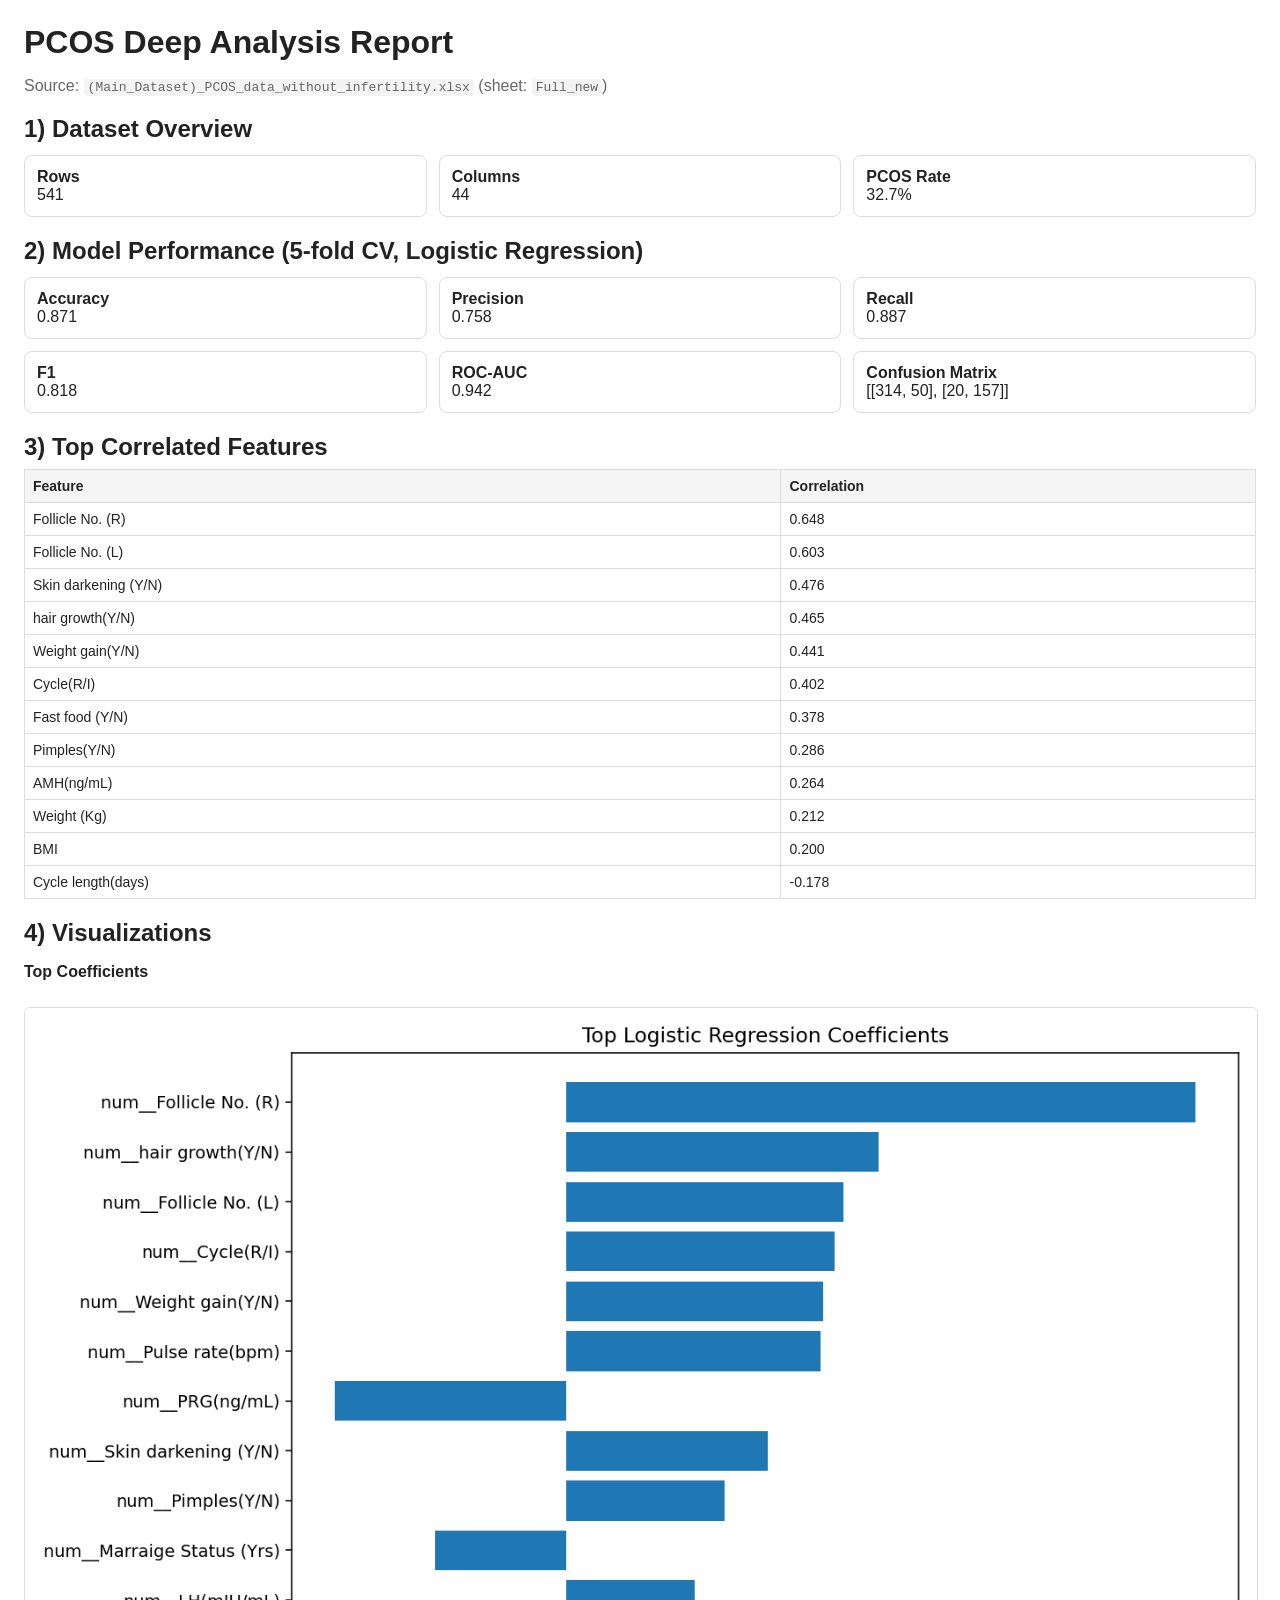
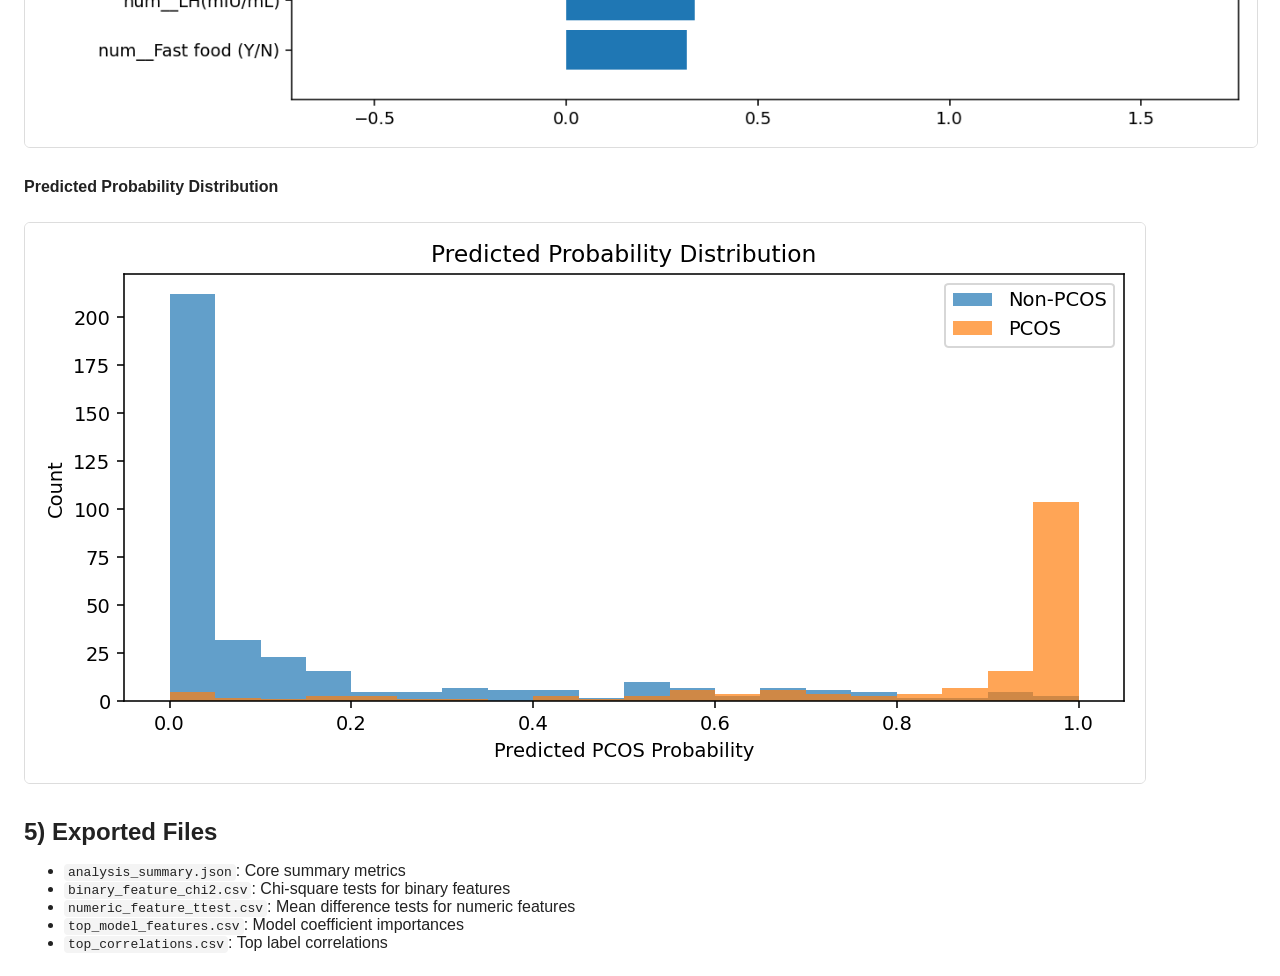
<file: backup/analysis_output/pcos_deep_report.html>
<!doctype html>
<html lang="en">
<head>
  <meta charset="utf-8" />
  <title>PCOS Deep Analysis Report</title>
  <style>
    body { font-family: Arial, sans-serif; margin: 24px; color: #222; }
    h1, h2 { margin-bottom: 8px; }
    .grid { display: grid; grid-template-columns: repeat(3, minmax(220px, 1fr)); gap: 12px; margin: 12px 0 20px; }
    .card { border: 1px solid #ddd; border-radius: 8px; padding: 12px; }
    .muted { color: #666; }
    table { border-collapse: collapse; width: 100%; margin: 8px 0 18px; }
    th, td { border: 1px solid #ddd; padding: 8px; text-align: left; font-size: 14px; }
    th { background: #f5f5f5; }
    img { max-width: 100%; border: 1px solid #ddd; border-radius: 6px; margin: 10px 0; }
    code { background: #f4f4f4; padding: 1px 4px; border-radius: 4px; }
  </style>
</head>
<body>
  <h1>PCOS Deep Analysis Report</h1>
  <p class="muted">Source: <code>(Main_Dataset)_PCOS_data_without_infertility.xlsx</code> (sheet: <code>Full_new</code>)</p>

  <h2>1) Dataset Overview</h2>
  <div class="grid">
    <div class="card"><b>Rows</b><br>541</div>
    <div class="card"><b>Columns</b><br>44</div>
    <div class="card"><b>PCOS Rate</b><br>32.7%</div>
  </div>

  <h2>2) Model Performance (5-fold CV, Logistic Regression)</h2>
  <div class="grid">
    <div class="card"><b>Accuracy</b><br>0.871</div>
    <div class="card"><b>Precision</b><br>0.758</div>
    <div class="card"><b>Recall</b><br>0.887</div>
    <div class="card"><b>F1</b><br>0.818</div>
    <div class="card"><b>ROC-AUC</b><br>0.942</div>
    <div class="card"><b>Confusion Matrix</b><br>[[314, 50], [20, 157]]</div>
  </div>

  <h2>3) Top Correlated Features</h2>
  <table>
    <thead><tr><th>Feature</th><th>Correlation</th></tr></thead>
    <tbody>
      <tr><td>Follicle No. (R)</td><td>0.648</td></tr><tr><td>Follicle No. (L)</td><td>0.603</td></tr><tr><td>Skin darkening (Y/N)</td><td>0.476</td></tr><tr><td>hair growth(Y/N)</td><td>0.465</td></tr><tr><td>Weight gain(Y/N)</td><td>0.441</td></tr><tr><td>Cycle(R/I)</td><td>0.402</td></tr><tr><td>Fast food (Y/N)</td><td>0.378</td></tr><tr><td>Pimples(Y/N)</td><td>0.286</td></tr><tr><td>AMH(ng/mL)</td><td>0.264</td></tr><tr><td>Weight (Kg)</td><td>0.212</td></tr><tr><td>BMI</td><td>0.200</td></tr><tr><td>Cycle length(days)</td><td>-0.178</td></tr>
    </tbody>
  </table>

  <h2>4) Visualizations</h2>
  <p><b>Top Coefficients</b></p>
  <img src="top_coefficients.png" alt="Top coefficients" />
  <p><b>Predicted Probability Distribution</b></p>
  <img src="prediction_distribution.png" alt="Prediction distribution" />

  <h2>5) Exported Files</h2>
  <ul>
    <li><code>analysis_summary.json</code>: Core summary metrics</li>
    <li><code>binary_feature_chi2.csv</code>: Chi-square tests for binary features</li>
    <li><code>numeric_feature_ttest.csv</code>: Mean difference tests for numeric features</li>
    <li><code>top_model_features.csv</code>: Model coefficient importances</li>
    <li><code>top_correlations.csv</code>: Top label correlations</li>
  </ul>
</body>
</html>
</file>
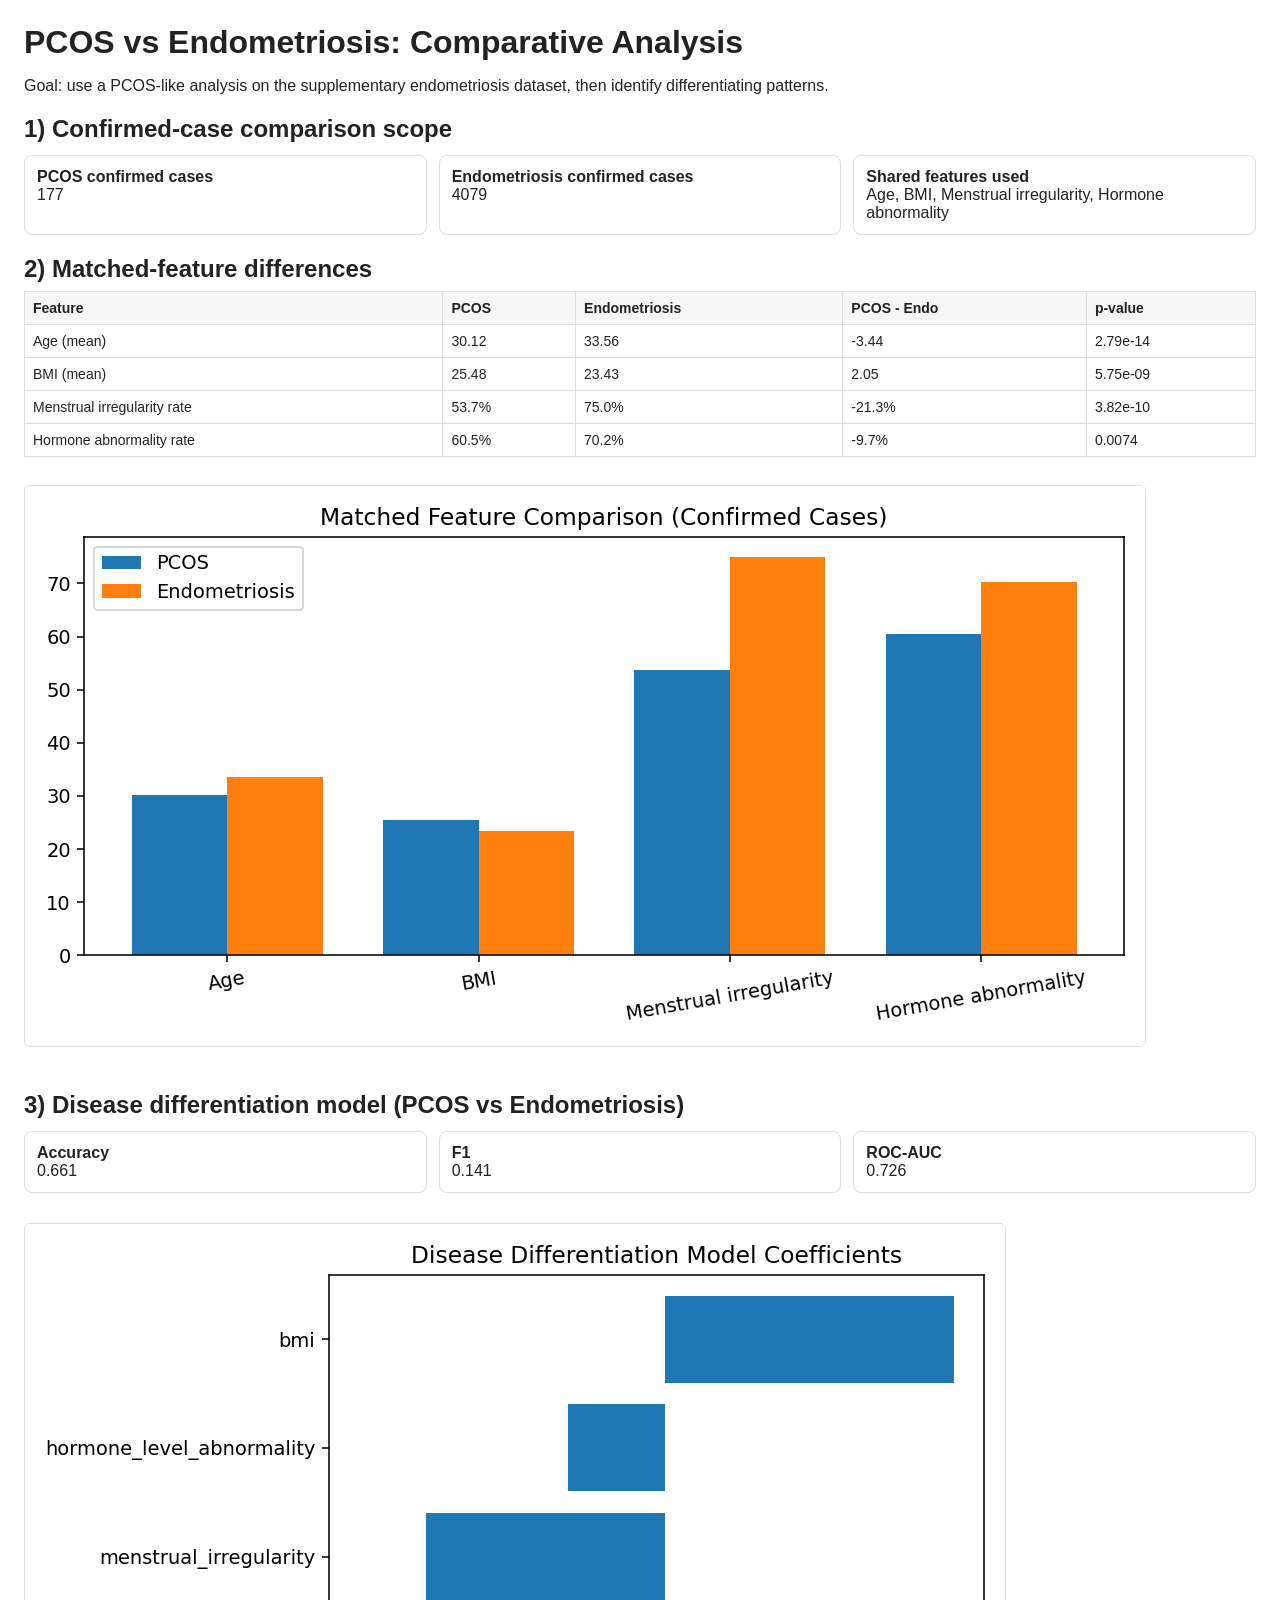
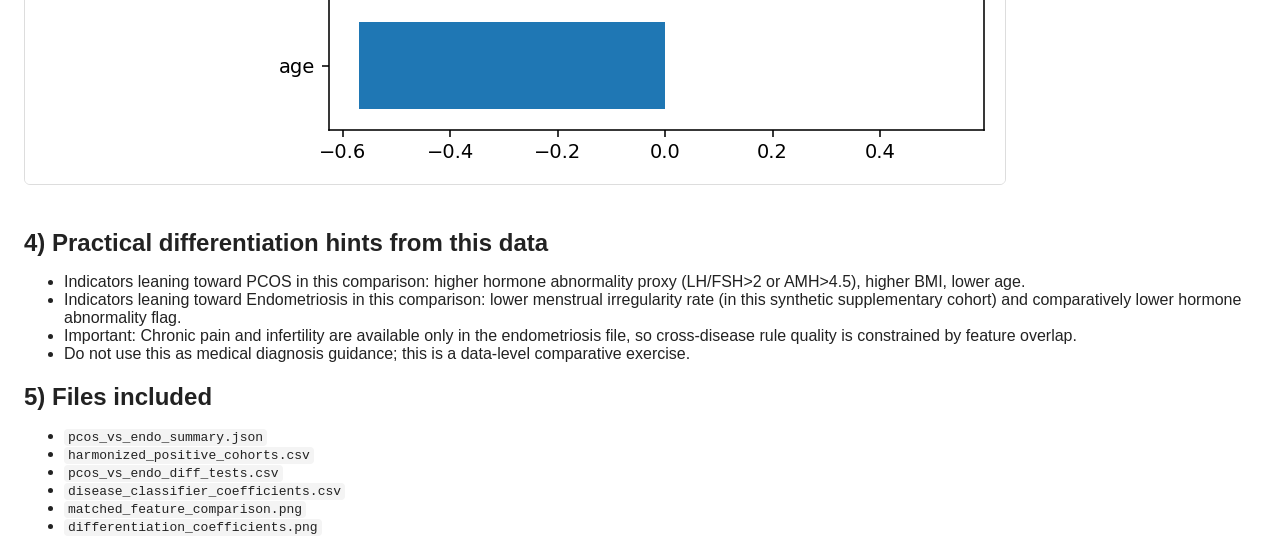
<file: backup/compare_output/pcos_vs_endo_report.html>
<!doctype html>
<html lang="en">
<head>
  <meta charset="utf-8" />
  <title>PCOS vs Endometriosis Differentiation Report</title>
  <style>
    body { font-family: Arial, sans-serif; margin: 24px; color: #222; }
    h1, h2 { margin-bottom: 8px; }
    .grid { display: grid; grid-template-columns: repeat(3, minmax(220px, 1fr)); gap: 12px; margin: 12px 0 20px; }
    .card { border: 1px solid #ddd; border-radius: 8px; padding: 12px; }
    table { border-collapse: collapse; width: 100%; margin: 8px 0 18px; }
    th, td { border: 1px solid #ddd; padding: 8px; text-align: left; font-size: 14px; }
    th { background: #f6f6f6; }
    img { max-width: 100%; border: 1px solid #ddd; border-radius: 6px; margin: 10px 0 20px; }
    code { background: #f4f4f4; padding: 1px 4px; border-radius: 4px; }
  </style>
</head>
<body>
  <h1>PCOS vs Endometriosis: Comparative Analysis</h1>
  <p>Goal: use a PCOS-like analysis on the supplementary endometriosis dataset, then identify differentiating patterns.</p>

  <h2>1) Confirmed-case comparison scope</h2>
  <div class="grid">
    <div class="card"><b>PCOS confirmed cases</b><br>177</div>
    <div class="card"><b>Endometriosis confirmed cases</b><br>4079</div>
    <div class="card"><b>Shared features used</b><br>Age, BMI, Menstrual irregularity, Hormone abnormality</div>
  </div>

  <h2>2) Matched-feature differences</h2>
  <table>
    <thead><tr><th>Feature</th><th>PCOS</th><th>Endometriosis</th><th>PCOS - Endo</th><th>p-value</th></tr></thead>
    <tbody>
      <tr><td>Age (mean)</td><td>30.12</td><td>33.56</td><td>-3.44</td><td>2.79e-14</td></tr>
      <tr><td>BMI (mean)</td><td>25.48</td><td>23.43</td><td>2.05</td><td>5.75e-09</td></tr>
      <tr><td>Menstrual irregularity rate</td><td>53.7%</td><td>75.0%</td><td>-21.3%</td><td>3.82e-10</td></tr>
      <tr><td>Hormone abnormality rate</td><td>60.5%</td><td>70.2%</td><td>-9.7%</td><td>0.0074</td></tr>
    </tbody>
  </table>

  <img src="matched_feature_comparison.png" alt="matched feature comparison" />

  <h2>3) Disease differentiation model (PCOS vs Endometriosis)</h2>
  <div class="grid">
    <div class="card"><b>Accuracy</b><br>0.661</div>
    <div class="card"><b>F1</b><br>0.141</div>
    <div class="card"><b>ROC-AUC</b><br>0.726</div>
  </div>

  <img src="differentiation_coefficients.png" alt="differentiation coefficients" />

  <h2>4) Practical differentiation hints from this data</h2>
  <ul>
    <li>Indicators leaning toward PCOS in this comparison: higher hormone abnormality proxy (LH/FSH>2 or AMH>4.5), higher BMI, lower age.</li><li>Indicators leaning toward Endometriosis in this comparison: lower menstrual irregularity rate (in this synthetic supplementary cohort) and comparatively lower hormone abnormality flag.</li><li>Important: Chronic pain and infertility are available only in the endometriosis file, so cross-disease rule quality is constrained by feature overlap.</li><li>Do not use this as medical diagnosis guidance; this is a data-level comparative exercise.</li>
  </ul>

  <h2>5) Files included</h2>
  <ul>
    <li><code>pcos_vs_endo_summary.json</code></li>
    <li><code>harmonized_positive_cohorts.csv</code></li>
    <li><code>pcos_vs_endo_diff_tests.csv</code></li>
    <li><code>disease_classifier_coefficients.csv</code></li>
    <li><code>matched_feature_comparison.png</code></li>
    <li><code>differentiation_coefficients.png</code></li>
  </ul>
</body>
</html>
</file>
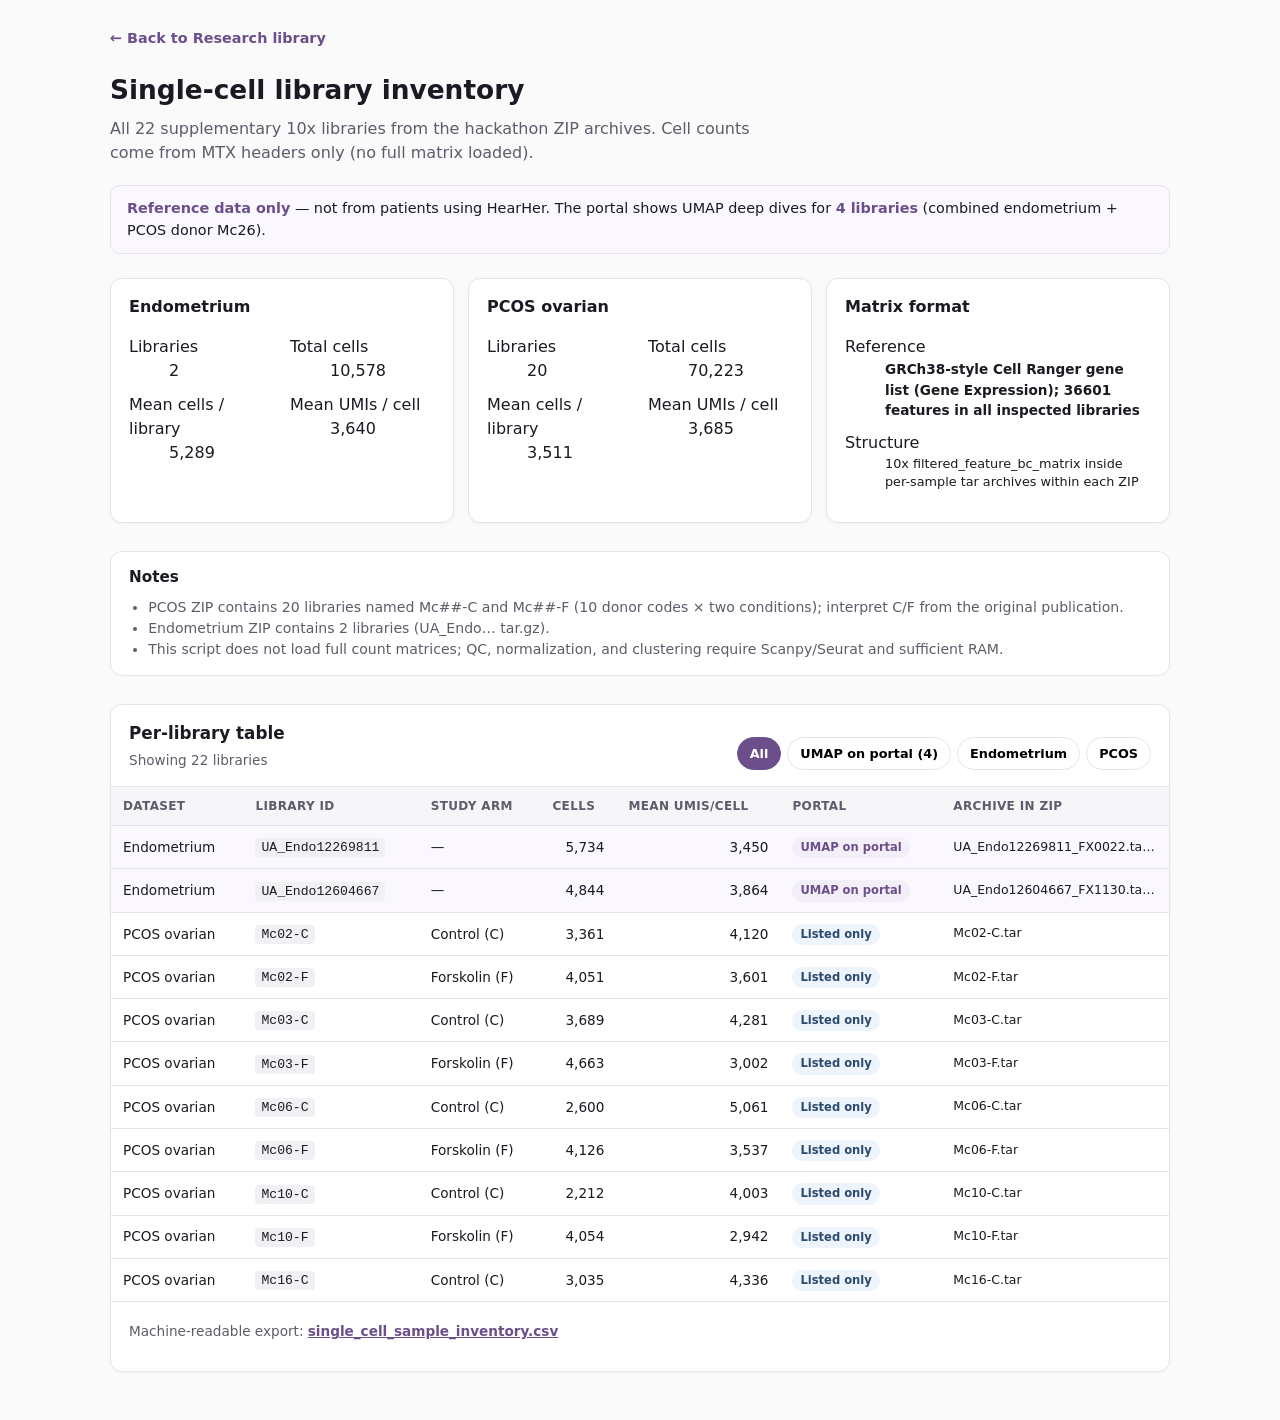
<file: backup/scRNA_analysis/single_cell_inventory_report.html>
<!doctype html>
<html lang="en">
<head>
<meta charset="utf-8"/>
<meta name="viewport" content="width=device-width, initial-scale=1"/>
<title>Single-cell library inventory — HearHer research</title>
<style>
:root {
  --text: #1a1a22;
  --muted: #5c5c6a;
  --border: #e4e4ec;
  --accent: #6b4f8a;
  --accent-soft: #f3eff8;
  --surface: #fafafb;
}
* { box-sizing: border-box; }
body {
  margin: 0;
  font-family: "Segoe UI", system-ui, -apple-system, sans-serif;
  color: var(--text);
  background: var(--surface);
  line-height: 1.5;
}
.wrap { max-width: 1100px; margin: 0 auto; padding: 28px 20px 48px; }
.top-bar {
  display: flex;
  flex-wrap: wrap;
  align-items: center;
  justify-content: space-between;
  gap: 12px;
  margin-bottom: 20px;
}
.back-link {
  color: var(--accent);
  font-weight: 600;
  text-decoration: none;
  font-size: 0.9rem;
}
.back-link:hover { text-decoration: underline; }
h1 { margin: 0 0 8px; font-size: 1.65rem; font-weight: 800; }
.lead { margin: 0 0 20px; color: var(--muted); max-width: 42rem; }
.scope {
  margin: 0 0 24px;
  padding: 12px 16px;
  border-radius: 10px;
  border: 1px solid #e8dff5;
  background: #faf7ff;
  font-size: 0.9rem;
}
.scope strong { color: var(--accent); }
.cards {
  display: grid;
  grid-template-columns: repeat(auto-fit, minmax(240px, 1fr));
  gap: 14px;
  margin-bottom: 28px;
}
.card {
  background: #fff;
  border: 1px solid var(--border);
  border-radius: 12px;
  padding: 16px 18px;
  box-shadow: 0 1px 3px rgba(0,0,0,0.04);
}
.card h2 { margin: 0 0 12px; font-size: 1rem; font-weight: 800; }
.stat-grid { display: grid; grid-template-columns: 1fr 1fr; gap: 10px 16px; }
.stat dt { margin: 0; font-size: 0.72rem; text-transform: uppercase; letter-spacing: 0.04em; color: var(--muted); font-weight: 600; }
.stat dd { margin: 2px 0 0; font-size: 1.05rem; font-weight: 700; }
.notes {
  margin: 0 0 28px;
  padding: 14px 18px;
  background: #fff;
  border: 1px solid var(--border);
  border-radius: 12px;
  font-size: 0.88rem;
}
.notes h2 { margin: 0 0 8px; font-size: 0.95rem; }
.notes ul { margin: 0; padding-left: 1.2rem; color: var(--muted); }
.panel {
  background: #fff;
  border: 1px solid var(--border);
  border-radius: 12px;
  overflow: hidden;
  box-shadow: 0 1px 3px rgba(0,0,0,0.04);
}
.panel-head {
  display: flex;
  flex-wrap: wrap;
  align-items: flex-end;
  justify-content: space-between;
  gap: 12px;
  padding: 16px 18px;
  border-bottom: 1px solid var(--border);
}
.panel-head h2 { margin: 0; font-size: 1.05rem; font-weight: 800; }
.panel-head p { margin: 4px 0 0; font-size: 0.85rem; color: var(--muted); }
.filters { display: flex; flex-wrap: wrap; gap: 6px; }
.filter-btn {
  appearance: none;
  border: 1px solid var(--border);
  background: #fff;
  border-radius: 999px;
  padding: 6px 12px;
  font: inherit;
  font-size: 0.8rem;
  font-weight: 600;
  cursor: pointer;
}
.filter-btn:hover { border-color: var(--accent); }
.filter-btn.is-active {
  background: var(--accent);
  border-color: var(--accent);
  color: #fff;
}
.table-scroll { overflow: auto; max-height: 520px; }
table { border-collapse: collapse; width: 100%; font-size: 0.85rem; }
th, td { padding: 10px 12px; text-align: left; border-bottom: 1px solid var(--border); }
th {
  position: sticky;
  top: 0;
  background: #f6f6f9;
  font-size: 0.75rem;
  text-transform: uppercase;
  letter-spacing: 0.03em;
  color: var(--muted);
  z-index: 1;
}
td.num { text-align: right; font-variant-numeric: tabular-nums; }
td.archive { max-width: 200px; overflow: hidden; text-overflow: ellipsis; white-space: nowrap; font-size: 0.78rem; }
tr.row--deep { background: #faf7ff; }
code { font-size: 0.82rem; background: #f0f0f5; padding: 2px 6px; border-radius: 4px; }
.badge {
  display: inline-block;
  padding: 2px 8px;
  border-radius: 999px;
  font-size: 0.72rem;
  font-weight: 700;
  white-space: nowrap;
}
.badge--deep { background: var(--accent-soft); color: var(--accent); }
.badge--listed { background: #eef4fb; color: #2a4a6f; }
.foot {
  margin-top: 14px;
  padding: 0 18px 16px;
  font-size: 0.85rem;
  color: var(--muted);
}
.foot a { color: var(--accent); font-weight: 600; }
</style>
</head>
<body>
<div class="wrap">
  <div class="top-bar">
    <a class="back-link" href="/index.html#/doctor/research">← Back to Research library</a>
  </div>
  <h1>Single-cell library inventory</h1>
  <p class="lead">All 22 supplementary 10x libraries from the hackathon ZIP archives. Cell counts come from MTX headers only (no full matrix loaded).</p>
  <p class="scope"><strong>Reference data only</strong> — not from patients using HearHer. The portal shows UMAP deep dives for <strong>4 libraries</strong> (combined endometrium + PCOS donor Mc26).</p>

  <div class="cards">
    <article class="card">
      <h2>Endometrium</h2>
      <dl class="stat-grid">
        <div><dt>Libraries</dt><dd>2</dd></div>
        <div><dt>Total cells</dt><dd>10,578</dd></div>
        <div><dt>Mean cells / library</dt><dd>5,289</dd></div>
        <div><dt>Mean UMIs / cell</dt><dd>3,640</dd></div>
      </dl>
    </article>
    <article class="card">
      <h2>PCOS ovarian</h2>
      <dl class="stat-grid">
        <div><dt>Libraries</dt><dd>20</dd></div>
        <div><dt>Total cells</dt><dd>70,223</dd></div>
        <div><dt>Mean cells / library</dt><dd>3,511</dd></div>
        <div><dt>Mean UMIs / cell</dt><dd>3,685</dd></div>
      </dl>
    </article>
    <article class="card">
      <h2>Matrix format</h2>
      <dl class="stat-grid">
        <div style="grid-column: 1 / -1"><dt>Reference</dt><dd style="font-size:0.85rem;font-weight:600">GRCh38-style Cell Ranger gene list (Gene Expression); 36601 features in all inspected libraries</dd></div>
        <div style="grid-column: 1 / -1"><dt>Structure</dt><dd style="font-size:0.8rem;font-weight:500;line-height:1.4">10x filtered_feature_bc_matrix inside per-sample tar archives within each ZIP</dd></div>
      </dl>
    </article>
  </div>

  <section class="notes">
    <h2>Notes</h2>
    <ul><li>PCOS ZIP contains 20 libraries named Mc##-C and Mc##-F (10 donor codes × two conditions); interpret C/F from the original publication.</li><li>Endometrium ZIP contains 2 libraries (UA_Endo… tar.gz).</li><li>This script does not load full count matrices; QC, normalization, and clustering require Scanpy/Seurat and sufficient RAM.</li></ul>
  </section>

  <section class="panel">
    <header class="panel-head">
      <div>
        <h2>Per-library table</h2>
        <p id="row-count">Showing 22 libraries</p>
      </div>
      <div class="filters" role="group" aria-label="Filter table">
        <button type="button" class="filter-btn is-active" data-filter="all">All</button>
        <button type="button" class="filter-btn" data-filter="deep">UMAP on portal (4)</button>
        <button type="button" class="filter-btn" data-filter="endo">Endometrium</button>
        <button type="button" class="filter-btn" data-filter="pcos">PCOS</button>
      </div>
    </header>
    <div class="table-scroll">
      <table>
        <thead>
          <tr>
            <th>Dataset</th>
            <th>Library ID</th>
            <th>Study arm</th>
            <th>Cells</th>
            <th>Mean UMIs/cell</th>
            <th>Portal</th>
            <th>Archive in ZIP</th>
          </tr>
        </thead>
        <tbody>
<tr class="row--deep" data-dataset="endo" data-deep="1">
  <td>Endometrium</td>
  <td><code>UA_Endo12269811</code></td>
  <td>—</td>
  <td class="num">5,734</td>
  <td class="num">3,450</td>
  <td><span class="badge badge--deep">UMAP on portal</span></td>
  <td class="archive muted" title="UA_Endo12269811_FX0022.tar.gz">UA_Endo12269811_FX0022.tar.gz</td>
</tr>
<tr class="row--deep" data-dataset="endo" data-deep="1">
  <td>Endometrium</td>
  <td><code>UA_Endo12604667</code></td>
  <td>—</td>
  <td class="num">4,844</td>
  <td class="num">3,864</td>
  <td><span class="badge badge--deep">UMAP on portal</span></td>
  <td class="archive muted" title="UA_Endo12604667_FX1130.tar.gz">UA_Endo12604667_FX1130.tar.gz</td>
</tr>
<tr class="" data-dataset="pcos" data-deep="0">
  <td>PCOS ovarian</td>
  <td><code>Mc02-C</code></td>
  <td>Control (C)</td>
  <td class="num">3,361</td>
  <td class="num">4,120</td>
  <td><span class="badge badge--listed">Listed only</span></td>
  <td class="archive muted" title="Mc02-C.tar">Mc02-C.tar</td>
</tr>
<tr class="" data-dataset="pcos" data-deep="0">
  <td>PCOS ovarian</td>
  <td><code>Mc02-F</code></td>
  <td>Forskolin (F)</td>
  <td class="num">4,051</td>
  <td class="num">3,601</td>
  <td><span class="badge badge--listed">Listed only</span></td>
  <td class="archive muted" title="Mc02-F.tar">Mc02-F.tar</td>
</tr>
<tr class="" data-dataset="pcos" data-deep="0">
  <td>PCOS ovarian</td>
  <td><code>Mc03-C</code></td>
  <td>Control (C)</td>
  <td class="num">3,689</td>
  <td class="num">4,281</td>
  <td><span class="badge badge--listed">Listed only</span></td>
  <td class="archive muted" title="Mc03-C.tar">Mc03-C.tar</td>
</tr>
<tr class="" data-dataset="pcos" data-deep="0">
  <td>PCOS ovarian</td>
  <td><code>Mc03-F</code></td>
  <td>Forskolin (F)</td>
  <td class="num">4,663</td>
  <td class="num">3,002</td>
  <td><span class="badge badge--listed">Listed only</span></td>
  <td class="archive muted" title="Mc03-F.tar">Mc03-F.tar</td>
</tr>
<tr class="" data-dataset="pcos" data-deep="0">
  <td>PCOS ovarian</td>
  <td><code>Mc06-C</code></td>
  <td>Control (C)</td>
  <td class="num">2,600</td>
  <td class="num">5,061</td>
  <td><span class="badge badge--listed">Listed only</span></td>
  <td class="archive muted" title="Mc06-C.tar">Mc06-C.tar</td>
</tr>
<tr class="" data-dataset="pcos" data-deep="0">
  <td>PCOS ovarian</td>
  <td><code>Mc06-F</code></td>
  <td>Forskolin (F)</td>
  <td class="num">4,126</td>
  <td class="num">3,537</td>
  <td><span class="badge badge--listed">Listed only</span></td>
  <td class="archive muted" title="Mc06-F.tar">Mc06-F.tar</td>
</tr>
<tr class="" data-dataset="pcos" data-deep="0">
  <td>PCOS ovarian</td>
  <td><code>Mc10-C</code></td>
  <td>Control (C)</td>
  <td class="num">2,212</td>
  <td class="num">4,003</td>
  <td><span class="badge badge--listed">Listed only</span></td>
  <td class="archive muted" title="Mc10-C.tar">Mc10-C.tar</td>
</tr>
<tr class="" data-dataset="pcos" data-deep="0">
  <td>PCOS ovarian</td>
  <td><code>Mc10-F</code></td>
  <td>Forskolin (F)</td>
  <td class="num">4,054</td>
  <td class="num">2,942</td>
  <td><span class="badge badge--listed">Listed only</span></td>
  <td class="archive muted" title="Mc10-F.tar">Mc10-F.tar</td>
</tr>
<tr class="" data-dataset="pcos" data-deep="0">
  <td>PCOS ovarian</td>
  <td><code>Mc16-C</code></td>
  <td>Control (C)</td>
  <td class="num">3,035</td>
  <td class="num">4,336</td>
  <td><span class="badge badge--listed">Listed only</span></td>
  <td class="archive muted" title="Mc16-C.tar">Mc16-C.tar</td>
</tr>
<tr class="" data-dataset="pcos" data-deep="0">
  <td>PCOS ovarian</td>
  <td><code>Mc16-F</code></td>
  <td>Forskolin (F)</td>
  <td class="num">3,147</td>
  <td class="num">3,782</td>
  <td><span class="badge badge--listed">Listed only</span></td>
  <td class="archive muted" title="Mc16-F.tar">Mc16-F.tar</td>
</tr>
<tr class="row--deep" data-dataset="pcos" data-deep="1">
  <td>PCOS ovarian</td>
  <td><code>Mc26-C</code></td>
  <td>Control (C)</td>
  <td class="num">2,695</td>
  <td class="num">3,775</td>
  <td><span class="badge badge--deep">UMAP on portal</span></td>
  <td class="archive muted" title="Mc26-C.tar">Mc26-C.tar</td>
</tr>
<tr class="row--deep" data-dataset="pcos" data-deep="1">
  <td>PCOS ovarian</td>
  <td><code>Mc26-F</code></td>
  <td>Forskolin (F)</td>
  <td class="num">2,373</td>
  <td class="num">3,661</td>
  <td><span class="badge badge--deep">UMAP on portal</span></td>
  <td class="archive muted" title="Mc26-F.tar">Mc26-F.tar</td>
</tr>
<tr class="" data-dataset="pcos" data-deep="0">
  <td>PCOS ovarian</td>
  <td><code>Mc27-C</code></td>
  <td>Control (C)</td>
  <td class="num">2,845</td>
  <td class="num">4,283</td>
  <td><span class="badge badge--listed">Listed only</span></td>
  <td class="archive muted" title="Mc27-C.tar">Mc27-C.tar</td>
</tr>
<tr class="" data-dataset="pcos" data-deep="0">
  <td>PCOS ovarian</td>
  <td><code>Mc27-F</code></td>
  <td>Forskolin (F)</td>
  <td class="num">5,273</td>
  <td class="num">2,956</td>
  <td><span class="badge badge--listed">Listed only</span></td>
  <td class="archive muted" title="Mc27-F.tar">Mc27-F.tar</td>
</tr>
<tr class="" data-dataset="pcos" data-deep="0">
  <td>PCOS ovarian</td>
  <td><code>Mc31-C</code></td>
  <td>Control (C)</td>
  <td class="num">2,045</td>
  <td class="num">4,560</td>
  <td><span class="badge badge--listed">Listed only</span></td>
  <td class="archive muted" title="Mc31-C.tar">Mc31-C.tar</td>
</tr>
<tr class="" data-dataset="pcos" data-deep="0">
  <td>PCOS ovarian</td>
  <td><code>Mc31-F</code></td>
  <td>Forskolin (F)</td>
  <td class="num">4,268</td>
  <td class="num">3,476</td>
  <td><span class="badge badge--listed">Listed only</span></td>
  <td class="archive muted" title="Mc31-F.tar">Mc31-F.tar</td>
</tr>
<tr class="" data-dataset="pcos" data-deep="0">
  <td>PCOS ovarian</td>
  <td><code>Mc40-C</code></td>
  <td>Control (C)</td>
  <td class="num">2,050</td>
  <td class="num">4,861</td>
  <td><span class="badge badge--listed">Listed only</span></td>
  <td class="archive muted" title="Mc40-C.tar">Mc40-C.tar</td>
</tr>
<tr class="" data-dataset="pcos" data-deep="0">
  <td>PCOS ovarian</td>
  <td><code>Mc40-F</code></td>
  <td>Forskolin (F)</td>
  <td class="num">4,177</td>
  <td class="num">3,274</td>
  <td><span class="badge badge--listed">Listed only</span></td>
  <td class="archive muted" title="Mc40-F.tar">Mc40-F.tar</td>
</tr>
<tr class="" data-dataset="pcos" data-deep="0">
  <td>PCOS ovarian</td>
  <td><code>Mc50-C</code></td>
  <td>Control (C)</td>
  <td class="num">4,274</td>
  <td class="num">4,001</td>
  <td><span class="badge badge--listed">Listed only</span></td>
  <td class="archive muted" title="Mc50-C.tar">Mc50-C.tar</td>
</tr>
<tr class="" data-dataset="pcos" data-deep="0">
  <td>PCOS ovarian</td>
  <td><code>Mc50-F</code></td>
  <td>Forskolin (F)</td>
  <td class="num">5,285</td>
  <td class="num">2,922</td>
  <td><span class="badge badge--listed">Listed only</span></td>
  <td class="archive muted" title="Mc50-F.tar">Mc50-F.tar</td>
</tr>
        </tbody>
      </table>
    </div>
    <p class="foot">Machine-readable export: <a href="single_cell_sample_inventory.csv">single_cell_sample_inventory.csv</a></p>
  </section>
</div>
<script>
(function () {
  const rows = document.querySelectorAll("tbody tr[data-dataset]");
  const countEl = document.getElementById("row-count");
  const buttons = document.querySelectorAll("[data-filter]");
  function apply(filter) {
    let n = 0;
    rows.forEach((row) => {
      const ds = row.getAttribute("data-dataset");
      const deep = row.getAttribute("data-deep") === "1";
      const show = filter === "all" || (filter === "deep" && deep) || ds === filter;
      row.hidden = !show;
      if (show) n++;
    });
    if (countEl) countEl.textContent = "Showing " + n + " of " + rows.length + " libraries";
    buttons.forEach((b) => b.classList.toggle("is-active", b.getAttribute("data-filter") === filter));
  }
  buttons.forEach((b) => b.addEventListener("click", () => apply(b.getAttribute("data-filter"))));
})();
</script>
</body>
</html>
</file>
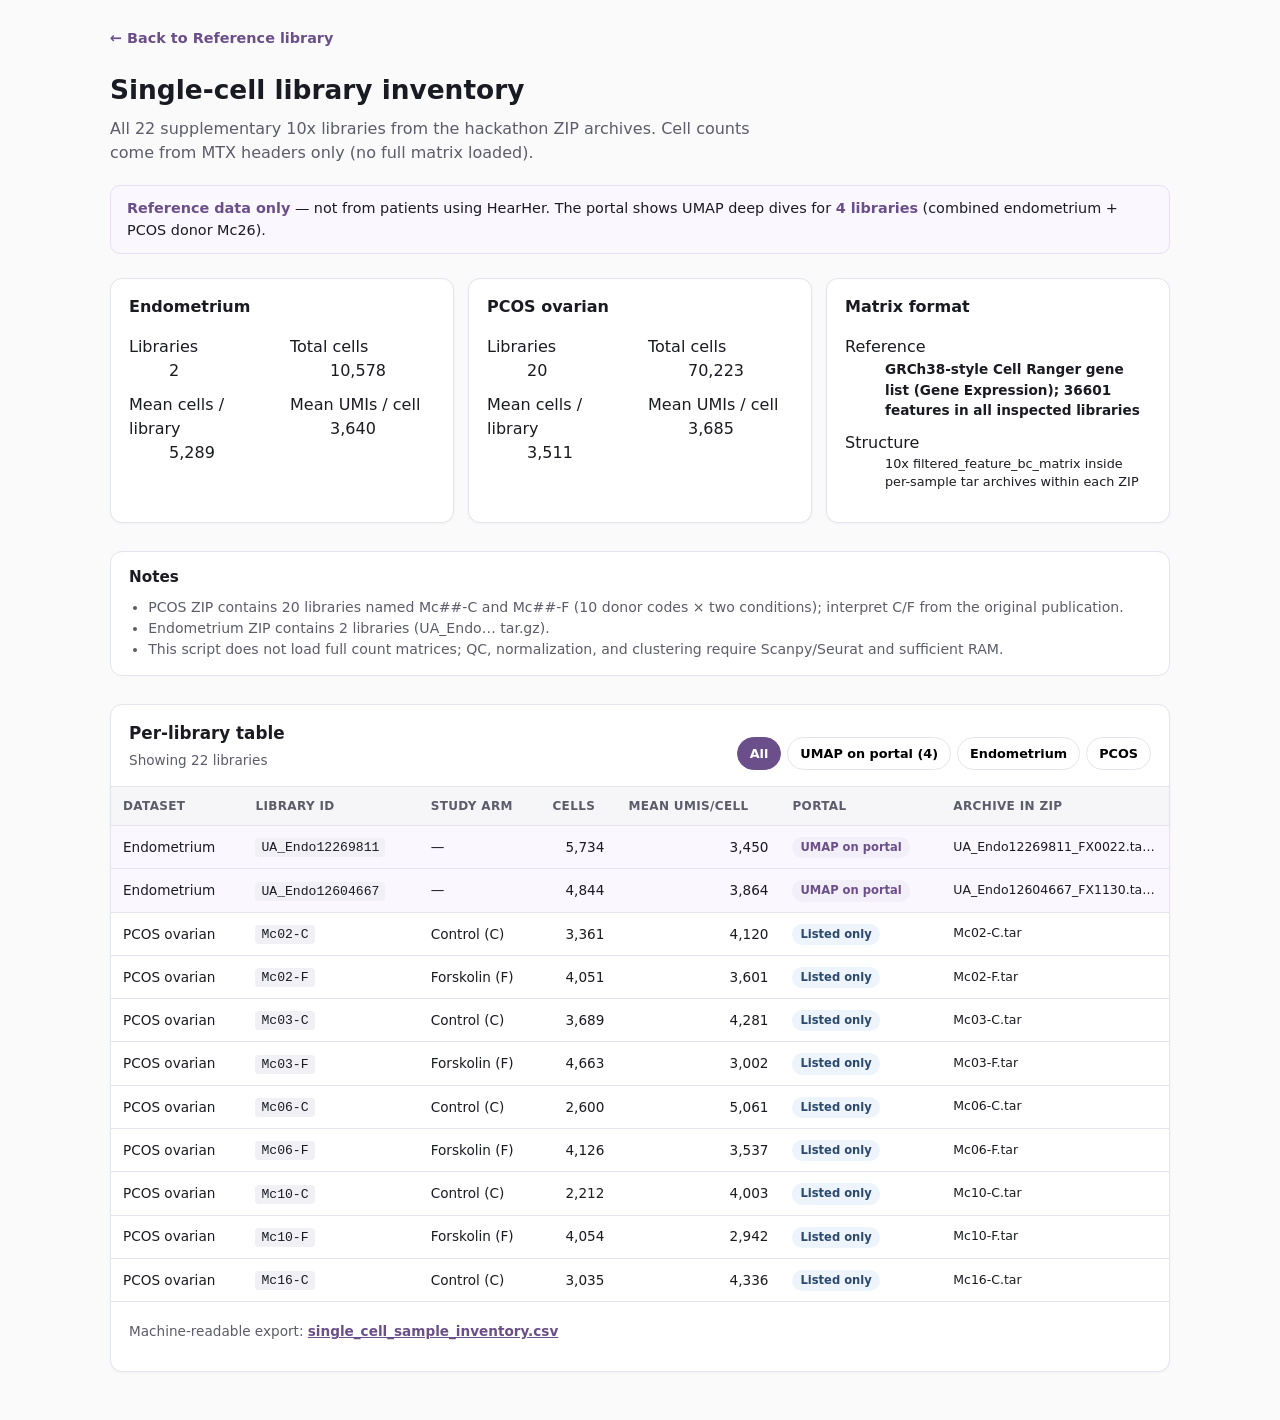
<file: patient-doctor-portal/research-figures/scrna/inventory_report.html>
<!doctype html>
<html lang="en">
<head>
<meta charset="utf-8"/>
<meta name="viewport" content="width=device-width, initial-scale=1"/>
<meta http-equiv="Cache-Control" content="no-cache, no-store, must-revalidate"/>
<meta name="hearher-inventory-report" content="v2-readable"/>
<title>Single-cell library inventory — HearHer research</title>
<style>
:root {
  --text: #1a1a22;
  --muted: #5c5c6a;
  --border: #e4e4ec;
  --accent: #6b4f8a;
  --accent-soft: #f3eff8;
  --surface: #fafafb;
}
* { box-sizing: border-box; }
body {
  margin: 0;
  font-family: "Segoe UI", system-ui, -apple-system, sans-serif;
  color: var(--text);
  background: var(--surface);
  line-height: 1.5;
}
.wrap { max-width: 1100px; margin: 0 auto; padding: 28px 20px 48px; }
.top-bar {
  display: flex;
  flex-wrap: wrap;
  align-items: center;
  justify-content: space-between;
  gap: 12px;
  margin-bottom: 20px;
}
.back-link {
  color: var(--accent);
  font-weight: 600;
  text-decoration: none;
  font-size: 0.9rem;
}
.back-link:hover { text-decoration: underline; }
h1 { margin: 0 0 8px; font-size: 1.65rem; font-weight: 800; }
.lead { margin: 0 0 20px; color: var(--muted); max-width: 42rem; }
.scope {
  margin: 0 0 24px;
  padding: 12px 16px;
  border-radius: 10px;
  border: 1px solid #e8dff5;
  background: #faf7ff;
  font-size: 0.9rem;
}
.scope strong { color: var(--accent); }
.cards {
  display: grid;
  grid-template-columns: repeat(auto-fit, minmax(240px, 1fr));
  gap: 14px;
  margin-bottom: 28px;
}
.card {
  background: #fff;
  border: 1px solid var(--border);
  border-radius: 12px;
  padding: 16px 18px;
  box-shadow: 0 1px 3px rgba(0,0,0,0.04);
}
.card h2 { margin: 0 0 12px; font-size: 1rem; font-weight: 800; }
.stat-grid { display: grid; grid-template-columns: 1fr 1fr; gap: 10px 16px; }
.stat dt { margin: 0; font-size: 0.72rem; text-transform: uppercase; letter-spacing: 0.04em; color: var(--muted); font-weight: 600; }
.stat dd { margin: 2px 0 0; font-size: 1.05rem; font-weight: 700; }
.notes {
  margin: 0 0 28px;
  padding: 14px 18px;
  background: #fff;
  border: 1px solid var(--border);
  border-radius: 12px;
  font-size: 0.88rem;
}
.notes h2 { margin: 0 0 8px; font-size: 0.95rem; }
.notes ul { margin: 0; padding-left: 1.2rem; color: var(--muted); }
.panel {
  background: #fff;
  border: 1px solid var(--border);
  border-radius: 12px;
  overflow: hidden;
  box-shadow: 0 1px 3px rgba(0,0,0,0.04);
}
.panel-head {
  display: flex;
  flex-wrap: wrap;
  align-items: flex-end;
  justify-content: space-between;
  gap: 12px;
  padding: 16px 18px;
  border-bottom: 1px solid var(--border);
}
.panel-head h2 { margin: 0; font-size: 1.05rem; font-weight: 800; }
.panel-head p { margin: 4px 0 0; font-size: 0.85rem; color: var(--muted); }
.filters { display: flex; flex-wrap: wrap; gap: 6px; }
.filter-btn {
  appearance: none;
  border: 1px solid var(--border);
  background: #fff;
  border-radius: 999px;
  padding: 6px 12px;
  font: inherit;
  font-size: 0.8rem;
  font-weight: 600;
  cursor: pointer;
}
.filter-btn:hover { border-color: var(--accent); }
.filter-btn.is-active {
  background: var(--accent);
  border-color: var(--accent);
  color: #fff;
}
.table-scroll { overflow: auto; max-height: 520px; }
table { border-collapse: collapse; width: 100%; font-size: 0.85rem; }
th, td { padding: 10px 12px; text-align: left; border-bottom: 1px solid var(--border); }
th {
  position: sticky;
  top: 0;
  background: #f6f6f9;
  font-size: 0.75rem;
  text-transform: uppercase;
  letter-spacing: 0.03em;
  color: var(--muted);
  z-index: 1;
}
td.num { text-align: right; font-variant-numeric: tabular-nums; }
td.archive { max-width: 200px; overflow: hidden; text-overflow: ellipsis; white-space: nowrap; font-size: 0.78rem; }
tr.row--deep { background: #faf7ff; }
code { font-size: 0.82rem; background: #f0f0f5; padding: 2px 6px; border-radius: 4px; }
.badge {
  display: inline-block;
  padding: 2px 8px;
  border-radius: 999px;
  font-size: 0.72rem;
  font-weight: 700;
  white-space: nowrap;
}
.badge--deep { background: var(--accent-soft); color: var(--accent); }
.badge--listed { background: #eef4fb; color: #2a4a6f; }
.foot {
  margin-top: 14px;
  padding: 0 18px 16px;
  font-size: 0.85rem;
  color: var(--muted);
}
.foot a { color: var(--accent); font-weight: 600; }
</style>
</head>
<body>
<div class="wrap">
  <div class="top-bar">
    <a class="back-link" href="/index.html#/doctor/research">← Back to Reference library</a>
  </div>
  <h1>Single-cell library inventory</h1>
  <p class="lead">All 22 supplementary 10x libraries from the hackathon ZIP archives. Cell counts come from MTX headers only (no full matrix loaded).</p>
  <p class="scope"><strong>Reference data only</strong> — not from patients using HearHer. The portal shows UMAP deep dives for <strong>4 libraries</strong> (combined endometrium + PCOS donor Mc26).</p>

  <div class="cards">
    <article class="card">
      <h2>Endometrium</h2>
      <dl class="stat-grid">
        <div><dt>Libraries</dt><dd>2</dd></div>
        <div><dt>Total cells</dt><dd>10,578</dd></div>
        <div><dt>Mean cells / library</dt><dd>5,289</dd></div>
        <div><dt>Mean UMIs / cell</dt><dd>3,640</dd></div>
      </dl>
    </article>
    <article class="card">
      <h2>PCOS ovarian</h2>
      <dl class="stat-grid">
        <div><dt>Libraries</dt><dd>20</dd></div>
        <div><dt>Total cells</dt><dd>70,223</dd></div>
        <div><dt>Mean cells / library</dt><dd>3,511</dd></div>
        <div><dt>Mean UMIs / cell</dt><dd>3,685</dd></div>
      </dl>
    </article>
    <article class="card">
      <h2>Matrix format</h2>
      <dl class="stat-grid">
        <div style="grid-column: 1 / -1"><dt>Reference</dt><dd style="font-size:0.85rem;font-weight:600">GRCh38-style Cell Ranger gene list (Gene Expression); 36601 features in all inspected libraries</dd></div>
        <div style="grid-column: 1 / -1"><dt>Structure</dt><dd style="font-size:0.8rem;font-weight:500;line-height:1.4">10x filtered_feature_bc_matrix inside per-sample tar archives within each ZIP</dd></div>
      </dl>
    </article>
  </div>

  <section class="notes">
    <h2>Notes</h2>
    <ul><li>PCOS ZIP contains 20 libraries named Mc##-C and Mc##-F (10 donor codes × two conditions); interpret C/F from the original publication.</li><li>Endometrium ZIP contains 2 libraries (UA_Endo… tar.gz).</li><li>This script does not load full count matrices; QC, normalization, and clustering require Scanpy/Seurat and sufficient RAM.</li></ul>
  </section>

  <section class="panel">
    <header class="panel-head">
      <div>
        <h2>Per-library table</h2>
        <p id="row-count">Showing 22 libraries</p>
      </div>
      <div class="filters" role="group" aria-label="Filter table">
        <button type="button" class="filter-btn is-active" data-filter="all">All</button>
        <button type="button" class="filter-btn" data-filter="deep">UMAP on portal (4)</button>
        <button type="button" class="filter-btn" data-filter="endo">Endometrium</button>
        <button type="button" class="filter-btn" data-filter="pcos">PCOS</button>
      </div>
    </header>
    <div class="table-scroll">
      <table>
        <thead>
          <tr>
            <th>Dataset</th>
            <th>Library ID</th>
            <th>Study arm</th>
            <th>Cells</th>
            <th>Mean UMIs/cell</th>
            <th>Portal</th>
            <th>Archive in ZIP</th>
          </tr>
        </thead>
        <tbody>
<tr class="row--deep" data-dataset="endo" data-deep="1">
  <td>Endometrium</td>
  <td><code>UA_Endo12269811</code></td>
  <td>—</td>
  <td class="num">5,734</td>
  <td class="num">3,450</td>
  <td><span class="badge badge--deep">UMAP on portal</span></td>
  <td class="archive muted" title="UA_Endo12269811_FX0022.tar.gz">UA_Endo12269811_FX0022.tar.gz</td>
</tr>
<tr class="row--deep" data-dataset="endo" data-deep="1">
  <td>Endometrium</td>
  <td><code>UA_Endo12604667</code></td>
  <td>—</td>
  <td class="num">4,844</td>
  <td class="num">3,864</td>
  <td><span class="badge badge--deep">UMAP on portal</span></td>
  <td class="archive muted" title="UA_Endo12604667_FX1130.tar.gz">UA_Endo12604667_FX1130.tar.gz</td>
</tr>
<tr class="" data-dataset="pcos" data-deep="0">
  <td>PCOS ovarian</td>
  <td><code>Mc02-C</code></td>
  <td>Control (C)</td>
  <td class="num">3,361</td>
  <td class="num">4,120</td>
  <td><span class="badge badge--listed">Listed only</span></td>
  <td class="archive muted" title="Mc02-C.tar">Mc02-C.tar</td>
</tr>
<tr class="" data-dataset="pcos" data-deep="0">
  <td>PCOS ovarian</td>
  <td><code>Mc02-F</code></td>
  <td>Forskolin (F)</td>
  <td class="num">4,051</td>
  <td class="num">3,601</td>
  <td><span class="badge badge--listed">Listed only</span></td>
  <td class="archive muted" title="Mc02-F.tar">Mc02-F.tar</td>
</tr>
<tr class="" data-dataset="pcos" data-deep="0">
  <td>PCOS ovarian</td>
  <td><code>Mc03-C</code></td>
  <td>Control (C)</td>
  <td class="num">3,689</td>
  <td class="num">4,281</td>
  <td><span class="badge badge--listed">Listed only</span></td>
  <td class="archive muted" title="Mc03-C.tar">Mc03-C.tar</td>
</tr>
<tr class="" data-dataset="pcos" data-deep="0">
  <td>PCOS ovarian</td>
  <td><code>Mc03-F</code></td>
  <td>Forskolin (F)</td>
  <td class="num">4,663</td>
  <td class="num">3,002</td>
  <td><span class="badge badge--listed">Listed only</span></td>
  <td class="archive muted" title="Mc03-F.tar">Mc03-F.tar</td>
</tr>
<tr class="" data-dataset="pcos" data-deep="0">
  <td>PCOS ovarian</td>
  <td><code>Mc06-C</code></td>
  <td>Control (C)</td>
  <td class="num">2,600</td>
  <td class="num">5,061</td>
  <td><span class="badge badge--listed">Listed only</span></td>
  <td class="archive muted" title="Mc06-C.tar">Mc06-C.tar</td>
</tr>
<tr class="" data-dataset="pcos" data-deep="0">
  <td>PCOS ovarian</td>
  <td><code>Mc06-F</code></td>
  <td>Forskolin (F)</td>
  <td class="num">4,126</td>
  <td class="num">3,537</td>
  <td><span class="badge badge--listed">Listed only</span></td>
  <td class="archive muted" title="Mc06-F.tar">Mc06-F.tar</td>
</tr>
<tr class="" data-dataset="pcos" data-deep="0">
  <td>PCOS ovarian</td>
  <td><code>Mc10-C</code></td>
  <td>Control (C)</td>
  <td class="num">2,212</td>
  <td class="num">4,003</td>
  <td><span class="badge badge--listed">Listed only</span></td>
  <td class="archive muted" title="Mc10-C.tar">Mc10-C.tar</td>
</tr>
<tr class="" data-dataset="pcos" data-deep="0">
  <td>PCOS ovarian</td>
  <td><code>Mc10-F</code></td>
  <td>Forskolin (F)</td>
  <td class="num">4,054</td>
  <td class="num">2,942</td>
  <td><span class="badge badge--listed">Listed only</span></td>
  <td class="archive muted" title="Mc10-F.tar">Mc10-F.tar</td>
</tr>
<tr class="" data-dataset="pcos" data-deep="0">
  <td>PCOS ovarian</td>
  <td><code>Mc16-C</code></td>
  <td>Control (C)</td>
  <td class="num">3,035</td>
  <td class="num">4,336</td>
  <td><span class="badge badge--listed">Listed only</span></td>
  <td class="archive muted" title="Mc16-C.tar">Mc16-C.tar</td>
</tr>
<tr class="" data-dataset="pcos" data-deep="0">
  <td>PCOS ovarian</td>
  <td><code>Mc16-F</code></td>
  <td>Forskolin (F)</td>
  <td class="num">3,147</td>
  <td class="num">3,782</td>
  <td><span class="badge badge--listed">Listed only</span></td>
  <td class="archive muted" title="Mc16-F.tar">Mc16-F.tar</td>
</tr>
<tr class="row--deep" data-dataset="pcos" data-deep="1">
  <td>PCOS ovarian</td>
  <td><code>Mc26-C</code></td>
  <td>Control (C)</td>
  <td class="num">2,695</td>
  <td class="num">3,775</td>
  <td><span class="badge badge--deep">UMAP on portal</span></td>
  <td class="archive muted" title="Mc26-C.tar">Mc26-C.tar</td>
</tr>
<tr class="row--deep" data-dataset="pcos" data-deep="1">
  <td>PCOS ovarian</td>
  <td><code>Mc26-F</code></td>
  <td>Forskolin (F)</td>
  <td class="num">2,373</td>
  <td class="num">3,661</td>
  <td><span class="badge badge--deep">UMAP on portal</span></td>
  <td class="archive muted" title="Mc26-F.tar">Mc26-F.tar</td>
</tr>
<tr class="" data-dataset="pcos" data-deep="0">
  <td>PCOS ovarian</td>
  <td><code>Mc27-C</code></td>
  <td>Control (C)</td>
  <td class="num">2,845</td>
  <td class="num">4,283</td>
  <td><span class="badge badge--listed">Listed only</span></td>
  <td class="archive muted" title="Mc27-C.tar">Mc27-C.tar</td>
</tr>
<tr class="" data-dataset="pcos" data-deep="0">
  <td>PCOS ovarian</td>
  <td><code>Mc27-F</code></td>
  <td>Forskolin (F)</td>
  <td class="num">5,273</td>
  <td class="num">2,956</td>
  <td><span class="badge badge--listed">Listed only</span></td>
  <td class="archive muted" title="Mc27-F.tar">Mc27-F.tar</td>
</tr>
<tr class="" data-dataset="pcos" data-deep="0">
  <td>PCOS ovarian</td>
  <td><code>Mc31-C</code></td>
  <td>Control (C)</td>
  <td class="num">2,045</td>
  <td class="num">4,560</td>
  <td><span class="badge badge--listed">Listed only</span></td>
  <td class="archive muted" title="Mc31-C.tar">Mc31-C.tar</td>
</tr>
<tr class="" data-dataset="pcos" data-deep="0">
  <td>PCOS ovarian</td>
  <td><code>Mc31-F</code></td>
  <td>Forskolin (F)</td>
  <td class="num">4,268</td>
  <td class="num">3,476</td>
  <td><span class="badge badge--listed">Listed only</span></td>
  <td class="archive muted" title="Mc31-F.tar">Mc31-F.tar</td>
</tr>
<tr class="" data-dataset="pcos" data-deep="0">
  <td>PCOS ovarian</td>
  <td><code>Mc40-C</code></td>
  <td>Control (C)</td>
  <td class="num">2,050</td>
  <td class="num">4,861</td>
  <td><span class="badge badge--listed">Listed only</span></td>
  <td class="archive muted" title="Mc40-C.tar">Mc40-C.tar</td>
</tr>
<tr class="" data-dataset="pcos" data-deep="0">
  <td>PCOS ovarian</td>
  <td><code>Mc40-F</code></td>
  <td>Forskolin (F)</td>
  <td class="num">4,177</td>
  <td class="num">3,274</td>
  <td><span class="badge badge--listed">Listed only</span></td>
  <td class="archive muted" title="Mc40-F.tar">Mc40-F.tar</td>
</tr>
<tr class="" data-dataset="pcos" data-deep="0">
  <td>PCOS ovarian</td>
  <td><code>Mc50-C</code></td>
  <td>Control (C)</td>
  <td class="num">4,274</td>
  <td class="num">4,001</td>
  <td><span class="badge badge--listed">Listed only</span></td>
  <td class="archive muted" title="Mc50-C.tar">Mc50-C.tar</td>
</tr>
<tr class="" data-dataset="pcos" data-deep="0">
  <td>PCOS ovarian</td>
  <td><code>Mc50-F</code></td>
  <td>Forskolin (F)</td>
  <td class="num">5,285</td>
  <td class="num">2,922</td>
  <td><span class="badge badge--listed">Listed only</span></td>
  <td class="archive muted" title="Mc50-F.tar">Mc50-F.tar</td>
</tr>
        </tbody>
      </table>
    </div>
    <p class="foot">Machine-readable export: <a href="single_cell_sample_inventory.csv">single_cell_sample_inventory.csv</a></p>
  </section>
</div>
<script>
(function () {
  const rows = document.querySelectorAll("tbody tr[data-dataset]");
  const countEl = document.getElementById("row-count");
  const buttons = document.querySelectorAll("[data-filter]");
  function apply(filter) {
    let n = 0;
    rows.forEach((row) => {
      const ds = row.getAttribute("data-dataset");
      const deep = row.getAttribute("data-deep") === "1";
      const show = filter === "all" || (filter === "deep" && deep) || ds === filter;
      row.hidden = !show;
      if (show) n++;
    });
    if (countEl) countEl.textContent = "Showing " + n + " of " + rows.length + " libraries";
    buttons.forEach((b) => b.classList.toggle("is-active", b.getAttribute("data-filter") === filter));
  }
  buttons.forEach((b) => b.addEventListener("click", () => apply(b.getAttribute("data-filter"))));
})();
</script>
</body>
</html>
</file>
